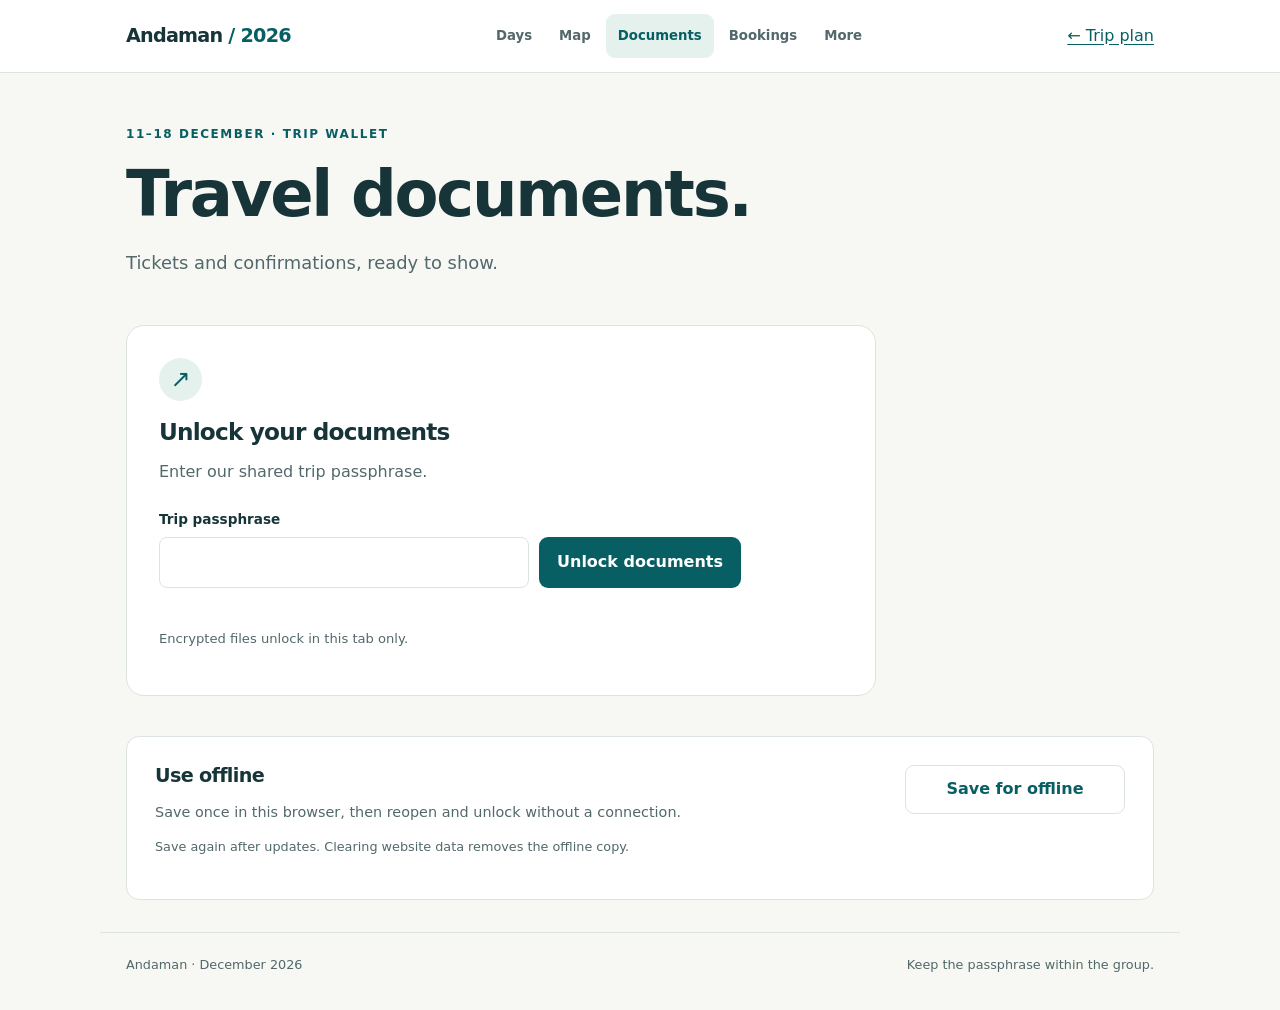
<file: documents/index.html>
<!doctype html>
<html lang="en">
<head>
  <meta charset="utf-8">
  <meta name="viewport" content="width=device-width,initial-scale=1">
  <meta name="robots" content="noindex,nofollow,noarchive">
  <meta name="referrer" content="no-referrer">
  <meta http-equiv="Content-Security-Policy" content="default-src 'none'; script-src 'self'; style-src 'self'; connect-src 'self'; img-src 'self' blob:; object-src blob:; frame-src blob:; worker-src 'self'; base-uri 'none'; form-action 'none'">
  <meta name="theme-color" content="#153e44">
  <title>Travel documents · Andaman 2026</title>
  <link rel="stylesheet" href="wallet.css">
  <link rel="stylesheet" href="../assets/navigation.css">
  <script src="wallet.js?v=20261115-nav1" defer></script>
  <script src="../assets/navigation.js" defer></script>
</head>
<body class="wallet-page">
  <a class="skip" href="#main">Skip to documents</a>
  <header><div class="shell top"><a class="brand" href="../">Andaman <span>/ 2026</span></a><a href="../#documents">← Trip plan</a></div></header>
  <main id="main" class="shell">
    <div class="intro"><p class="eyebrow">11–18 December · trip wallet</p><h1>Travel documents.</h1><p>Tickets and confirmations, ready to show.</p></div>
    <section id="locked" class="unlock" aria-labelledby="unlock-title">
      <div class="lock-icon" aria-hidden="true">↗</div><h2 id="unlock-title">Unlock your documents</h2>
      <p>Enter our shared trip passphrase.</p>
      <form id="unlock-form"><label for="passphrase">Trip passphrase</label><div class="password-row"><input id="passphrase" type="password" autocomplete="current-password" required spellcheck="false" autocapitalize="none" aria-describedby="unlock-message"><button id="unlock-button" type="submit">Unlock documents</button></div><p id="unlock-message" class="message" role="status" aria-live="polite"></p></form>
      <p class="fine">Encrypted files unlock in this tab only.</p>
    </section>
    <section id="wallet" hidden aria-label="Unlocked travel documents">
      <div class="wallet-toolbar"><div><strong id="document-count"></strong><p id="updated" class="fine"></p></div><button id="lock-button" class="secondary" type="button">Lock documents</button></div>
      <p class="notice">Show the original PDF at check-in. Saved chats/emails are labelled separately. Carry original photo ID.</p>
      <div class="filters"><div><label for="document-search">Search documents</label><input id="document-search" type="search" placeholder="Hotel, ferry, activity…" autocomplete="off"></div><div><label for="category">Type</label><select id="category"><option value="all">All documents</option><option value="flight">Flights</option><option value="ferry">Ferries</option><option value="hotel">Hotels</option><option value="activity">Activities</option><option value="transfer">Cab &amp; transfers</option></select></div></div>
      <div id="document-list" class="document-list"></div><p id="empty" hidden>No matching documents. Try another search or category.</p>
      <section class="missing" aria-labelledby="missing-title"><h2 id="missing-title">Still to add</h2><p class="fine">Files to add when available.</p><ul id="missing-list"></ul></section>
    </section>
    <section class="offline" aria-labelledby="offline-title"><div><h2 id="offline-title">Use offline</h2><p>Save once in this browser, then reopen and unlock without a connection.</p><p class="fine">Save again after updates. Clearing website data removes the offline copy.</p></div><div><button id="offline-button" type="button" class="secondary">Save for offline</button><p id="offline-status" class="message" role="status" aria-live="polite"></p></div></section>
    <noscript><p class="notice">Enable JavaScript to unlock these encrypted documents.</p></noscript>
  </main>
  <footer class="shell">Andaman · December 2026 <span>Keep the passphrase within the group.</span></footer>
</body>
</html>
</file>
<file: documents/wallet.css>
:root{color-scheme:light dark;--page:light-dark(#f7f8f4,#142224);--paper:light-dark(#fff,#1b2d30);--ink:light-dark(#173539,#ecf6f2);--muted:light-dark(#52686a,#b0c8c4);--accent:light-dark(#075f64,#83d9cf);--line:light-dark(#dbe4df,#3a5051);--soft:light-dark(#e4f1ed,#203c3e);font-family:Inter,ui-sans-serif,system-ui,-apple-system,BlinkMacSystemFont,"Segoe UI",sans-serif;color:var(--ink);background:var(--page);font-size:16px;line-height:1.55}*{box-sizing:border-box}[hidden]{display:none!important}body{margin:0}a{color:var(--accent);text-underline-offset:3px}button,input,select{font:inherit}button,a,input,select{-webkit-tap-highlight-color:transparent}button:focus-visible,a:focus-visible,input:focus-visible,select:focus-visible{outline:3px solid var(--accent);outline-offset:4px}button,.document-actions a{min-height:46px;border:1px solid transparent;border-radius:9px;padding:11px 17px;font-weight:650;cursor:pointer;background:var(--accent);color:var(--paper);text-align:center;text-decoration:none}button:disabled{cursor:wait;opacity:.65}.secondary,.document-actions a.secondary{background:var(--paper);color:var(--accent);border-color:var(--line)}.shell{max-width:1080px;margin:auto;padding:0 26px}header{background:var(--paper);border-bottom:1px solid var(--line)}.top{display:flex;align-items:center;justify-content:space-between;min-height:72px;gap:20px}.brand{font-size:1.2rem;font-weight:750;text-decoration:none;letter-spacing:-.04em;color:var(--ink)}.brand span{color:var(--accent)}.intro{padding:52px 0 24px;max-width:650px}.eyebrow{text-transform:uppercase;letter-spacing:.13em;font-size:.75rem;font-weight:750;color:var(--accent)}h1,h2,h3{line-height:1.15;letter-spacing:-.035em}h1{font-size:clamp(2.5rem,7vw,4rem);margin:12px 0 18px}h2{font-size:1.45rem;margin:0 0 14px}h3{font-size:1.2rem;margin:0 0 9px}p{margin:0 0 14px}.intro>p:last-child{font-size:1.12rem;color:var(--muted)}.unlock{max-width:750px;background:var(--paper);border:1px solid var(--line);border-radius:18px;padding:32px;margin:10px 0 36px}.lock-icon{display:grid;place-items:center;width:43px;height:43px;color:var(--accent);background:var(--soft);border-radius:50%;font-size:1.5rem;margin-bottom:18px}.unlock>p{max-width:580px;color:var(--muted)}label{display:block;font-size:.85rem;font-weight:650}input,select{width:100%;color:var(--ink);background:var(--paper);border:1px solid var(--line);border-radius:8px;padding:12px;min-height:48px;margin-top:7px}form{margin-top:25px}.password-row{display:flex;align-items:stretch;gap:10px;margin-top:7px}.password-row input{margin:0;max-width:370px;min-width:0}.password-row button{flex-shrink:0}.fine{font-size:.82rem;color:var(--muted)}.message{font-size:.85rem;min-height:1.5em;margin:10px 0}.message.error{color:light-dark(#a62c23,#ffb1a9)}.wallet-toolbar{display:flex;justify-content:space-between;align-items:center;gap:20px;margin:8px 0 20px}.wallet-toolbar strong{font-size:1.15rem}.wallet-toolbar p{margin:3px 0 0}.notice{background:var(--soft);border-left:3px solid var(--accent);padding:17px 20px;font-size:.9rem;border-radius:4px;color:var(--ink)}.filters{display:grid;grid-template-columns:1fr 220px;gap:18px;margin:28px 0 22px}.document-list{display:grid;grid-template-columns:repeat(2,minmax(0,1fr));gap:18px}.document-card{background:var(--paper);border:1px solid var(--line);border-radius:13px;padding:24px;display:flex;flex-direction:column;min-width:0}.document-meta{color:var(--accent);font-size:.74rem;text-transform:uppercase;letter-spacing:.09em;font-weight:750;margin-bottom:11px}.document-card p{font-size:.9rem;color:var(--muted)}.document-kind{display:inline-block;font-size:.75rem;font-weight:650;background:var(--soft);color:var(--accent);border-radius:5px;padding:4px 8px;align-self:flex-start;margin:0 0 12px}.document-actions{display:flex;flex-wrap:wrap;gap:9px;margin-top:auto;padding-top:12px}.document-actions a{font-size:.84rem;display:flex;align-items:center;justify-content:center}.file-info{font-size:.76rem;color:var(--muted);padding-top:12px}.missing{border-top:1px solid var(--line);margin:32px 0;padding-top:25px}.missing h2{font-size:1.15rem}.missing ul{padding-left:20px;color:var(--muted);font-size:.9rem}.missing li{padding:4px 0}.offline{display:grid;grid-template-columns:1fr 220px;gap:34px;padding:28px;border:1px solid var(--line);border-radius:13px;margin:40px 0;background:var(--paper)}.offline h2{font-size:1.2rem}.offline p{color:var(--muted);font-size:.9rem}.offline .fine{font-size:.8rem}.offline button{width:100%}footer{display:flex;justify-content:space-between;gap:20px;border-top:1px solid var(--line);padding-top:22px!important;padding-bottom:35px!important;font-size:.8rem;color:var(--muted)}.skip{position:fixed;left:12px;top:-100px;background:var(--paper);padding:10px;z-index:10}.skip:focus{top:10px}@media(max-width:650px){.shell{padding:0 18px}.intro{padding-top:34px}.unlock{padding:24px 20px}.password-row{flex-direction:column}.password-row input{max-width:none}.document-list{grid-template-columns:1fr}.filters{grid-template-columns:1fr}.offline{grid-template-columns:1fr;gap:8px;padding:23px}.offline button{width:auto}.document-card{padding:21px}footer{flex-direction:column;gap:6px}.wallet-toolbar{align-items:flex-start}.top>a:last-child{font-size:.85rem}}
</file>
<file: assets/navigation.css>
html{scroll-padding-top:90px}.site-primary{display:flex;align-items:center;gap:3px}.site-primary a,.site-primary button{display:inline-flex;align-items:center;justify-content:center;min-height:44px;padding:9px 12px;font-family:inherit;font-size:.83rem;font-weight:600;line-height:1.3;background:none;border:0;border-radius:9px;text-decoration:none;color:var(--muted);cursor:pointer}.site-primary [aria-current],.site-primary a:hover,.site-primary button:hover{background:var(--soft);color:var(--accent)}.trip-nav{display:none!important}.trip-menu{width:min(620px,calc(100% - 32px));max-height:80dvh;margin:auto;padding:24px;border:1px solid var(--line);border-radius:20px;background:var(--paper);color:var(--ink);box-shadow:0 20px 80px #0004;overflow:auto}.trip-menu::backdrop{background:#071d27a6;backdrop-filter:blur(3px)}.trip-menu-head{display:flex;justify-content:space-between;align-items:center;gap:15px;margin-bottom:16px}.trip-menu-head h2{font-family:inherit;font-size:1.4rem;font-weight:650;line-height:1.2;margin:0}.trip-menu-head button{display:grid;place-items:center;min-width:44px;min-height:44px;border:1px solid var(--line);border-radius:50%;background:var(--page);color:var(--ink);font-size:1.5rem;cursor:pointer;padding:0}.trip-menu nav{display:grid;grid-template-columns:1fr 1fr;gap:8px}.trip-menu nav a{display:flex;flex-direction:column;gap:4px;min-height:72px;padding:13px 15px;border:1px solid var(--line);border-radius:11px;text-decoration:none;color:var(--ink)}.trip-menu nav a:hover{background:var(--soft);border-color:var(--accent)}.trip-menu nav strong{font-size:.91rem}.trip-menu nav span{font-size:.75rem;color:var(--muted)}.trip-menu-open{overflow:hidden}.trip-menu a:focus-visible,.trip-menu button:focus-visible,.trip-nav a:focus-visible,.trip-nav button:focus-visible,.site-primary button:focus-visible{outline:3px solid var(--accent);outline-offset:2px}.section-jumps{display:flex;flex-wrap:wrap;gap:8px 18px;align-items:center;margin:8px 0 18px}.section-jumps a{display:inline-flex;align-items:center;min-height:44px;font-size:.86rem;font-weight:650}.trip-details{border:1px solid var(--line);border-radius:16px;padding:0 22px;margin:32px 0;background:var(--paper)}.trip-details>summary{cursor:pointer;min-height:64px;align-content:center;font-weight:650}.trip-details>.section{padding-top:25px;padding-bottom:20px}.trip-details>.section+.section{border-top:1px solid var(--line)}.status-note{display:block!important}.copy-note{color:var(--muted);font-size:.84rem}.day-doc-link{white-space:nowrap}.booking-group .check-list small{line-height:1.55}.booking-group .booking-fold{margin:0}.booking-group .booking-fold>summary{font-size:1rem;padding:18px 0}.booking-group .booking-fold .section-fold-body{padding-bottom:8px}.booking-now{border-color:var(--gold)!important}.booking-group .booking-fold[open]>.section-fold-body{margin-top:0}.booking-group .check-list li{padding:16px 0}.compact-terms{margin:16px 0;font-size:.86rem}.compact-terms>summary{font-weight:650;min-height:44px;align-content:center;cursor:pointer}.compact-terms p{margin-top:8px;color:var(--muted)}.compact-payments{margin:22px 0}.compact-payments>summary{cursor:pointer;font-weight:650;min-height:48px;align-content:center}.wallet-jumps{display:flex;gap:10px;flex-wrap:wrap}.wallet-jumps a{min-height:44px;display:inline-flex;align-items:center}.site-primary{white-space:nowrap}.map-return{font-weight:650;white-space:nowrap}.trip-dashboard .dashboard-card:nth-child(3){display:flex}.hero-tags .draft{font-size:.74rem}.day-full>summary{min-height:44px}.day-watch:empty{display:none}.trip-details .section-head{box-shadow:none}.trip-details .section-head p{font-size:.9rem}.compact-source-links{display:flex;gap:10px 20px;flex-wrap:wrap}.compact-source-links a{font-size:.86rem;min-height:44px;display:inline-flex;align-items:center}
@media(min-width:901px){.top .site-primary{display:flex!important}.top-inner{display:flex!important;flex-wrap:nowrap!important}.top .site-primary{margin-inline:auto}}
@media(max-width:900px){body{padding-bottom:calc(80px + env(safe-area-inset-bottom))!important}.top .site-primary{display:none!important}.phone-nav.trip-nav{position:fixed;display:grid!important;grid-template-columns:repeat(5,minmax(0,1fr));align-items:stretch;gap:0;inset:auto 0 0;z-index:80;width:100%;max-width:none;margin:0;padding:7px 8px calc(7px + env(safe-area-inset-bottom));border:0;border-top:1px solid var(--line);border-radius:0;background:var(--paper);box-shadow:0 -4px 22px #0000000b;transform:none}.trip-nav a,.trip-nav button{display:flex;flex-direction:column;align-items:center;justify-content:center;gap:3px;min-height:51px;padding:5px 2px;border:0;border-radius:10px;background:transparent;color:var(--muted);font-family:inherit;font-size:.66rem;font-weight:600;line-height:1.2;text-decoration:none;cursor:pointer}.trip-nav [aria-current]{background:var(--soft);color:var(--accent)}.trip-nav svg{display:block;flex-shrink:0}.trip-nav [data-quick-section="documents"] svg{stroke-width:2}.trip-menu{position:fixed;inset:auto 0 calc(78px + env(safe-area-inset-bottom));max-height:calc(100dvh - 130px);padding:20px;margin-inline:auto;border-radius:18px}.trip-menu nav a{padding:12px;min-height:68px}.trip-menu nav span{font-size:.72rem}.trip-details{padding-inline:16px}.trip-dashboard{grid-template-columns:repeat(3,minmax(0,1fr))!important}.trip-dashboard .dashboard-card{min-width:0;padding:14px 11px!important}.trip-dashboard .dashboard-card strong{font-size:1.07rem!important}.trip-dashboard .dashboard-card>span:last-child{font-size:.65rem!important;line-height:1.45}.section-jumps{gap:6px 15px}.day-picker{top:64px}.top .top-inner{flex-wrap:nowrap}.map-return{font-size:.85rem}.trip-menu-head h2{font-size:1.3rem}.trip-details .cards{grid-template-columns:1fr}}
@media(max-width:370px){.trip-nav a,.trip-nav button{font-size:.61rem}.trip-menu{padding:16px}.trip-menu nav{gap:6px}.trip-menu nav span{font-size:.68rem}.trip-dashboard .dashboard-card strong{font-size:.95rem!important}.trip-dashboard .dashboard-card{padding-inline:8px!important}}
@media print{.trip-nav,.site-primary,.trip-menu{display:none!important}body{padding-bottom:0!important}.trip-details{display:none}}

.table-scroll{overflow-x:auto}.table-scroll table{min-width:540px}.day-sleep a{color:inherit}.wallet-page .offline{margin-bottom:32px}
</file>
